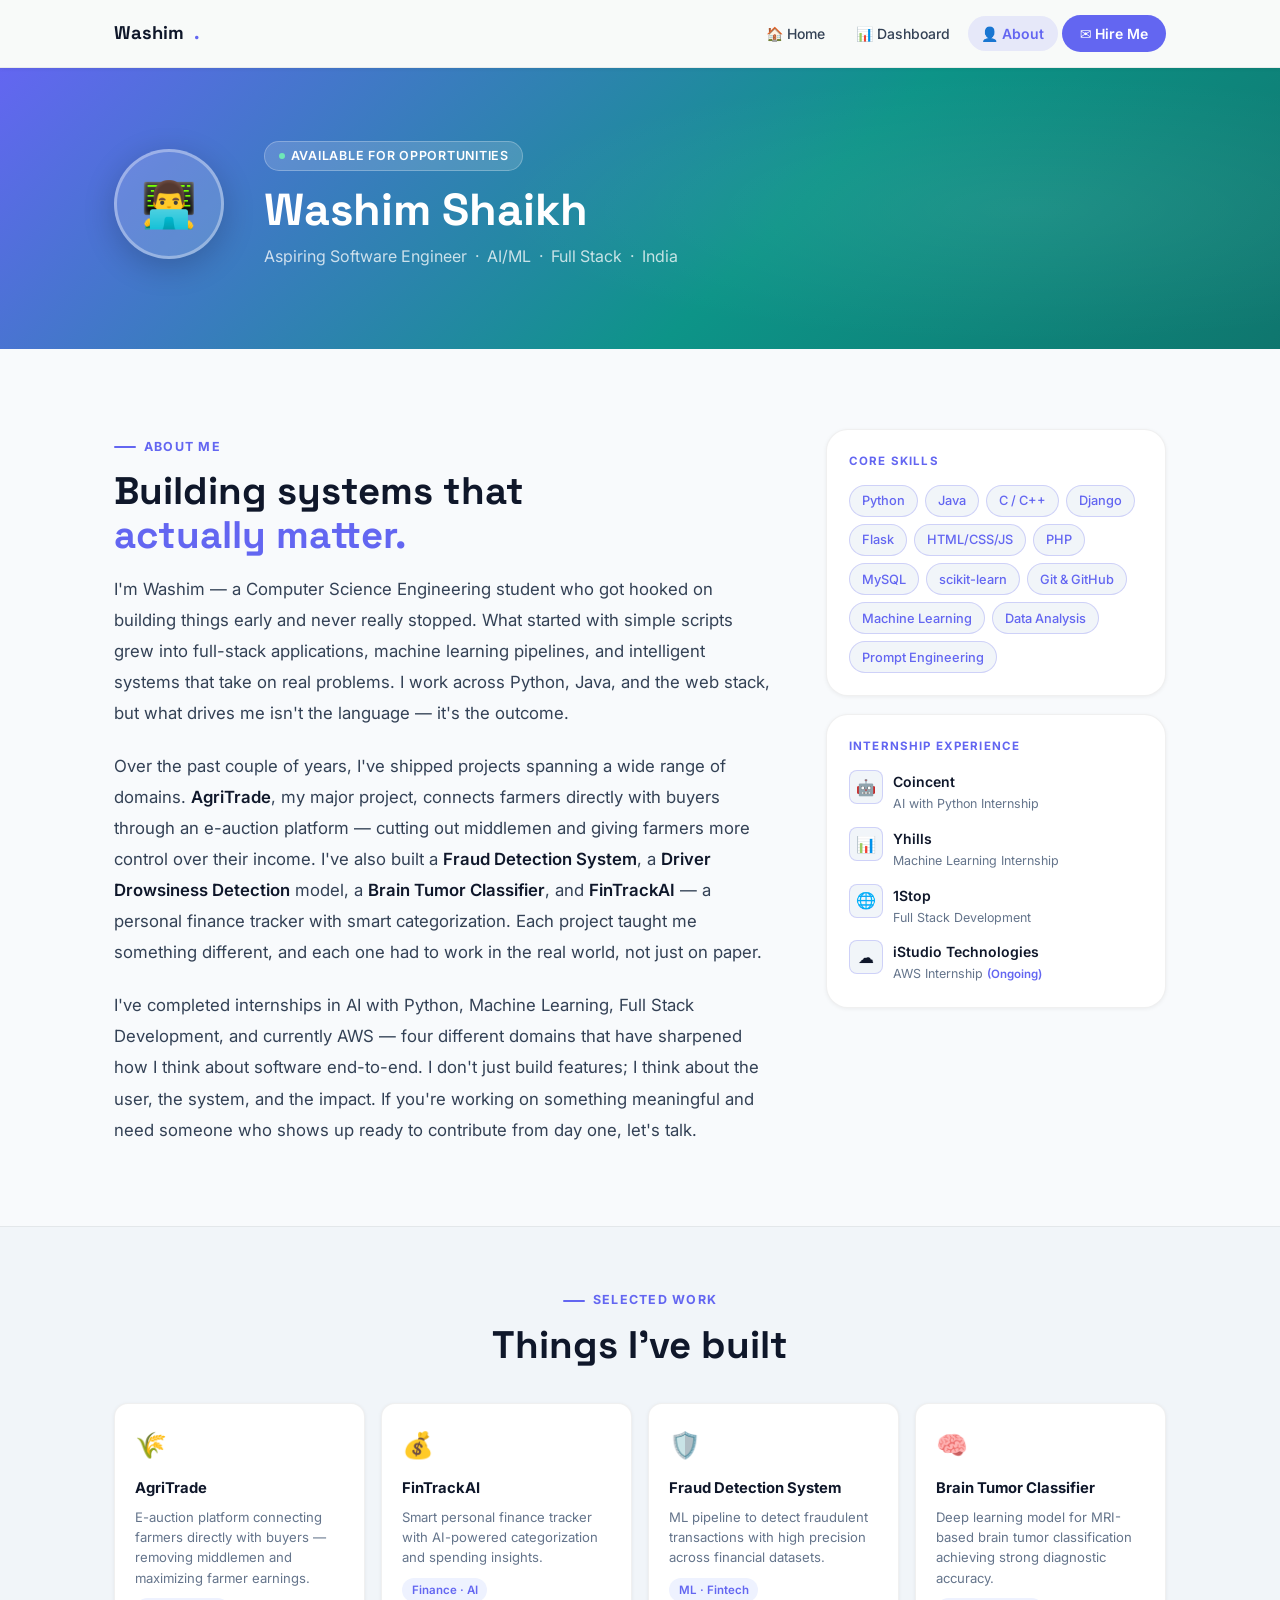
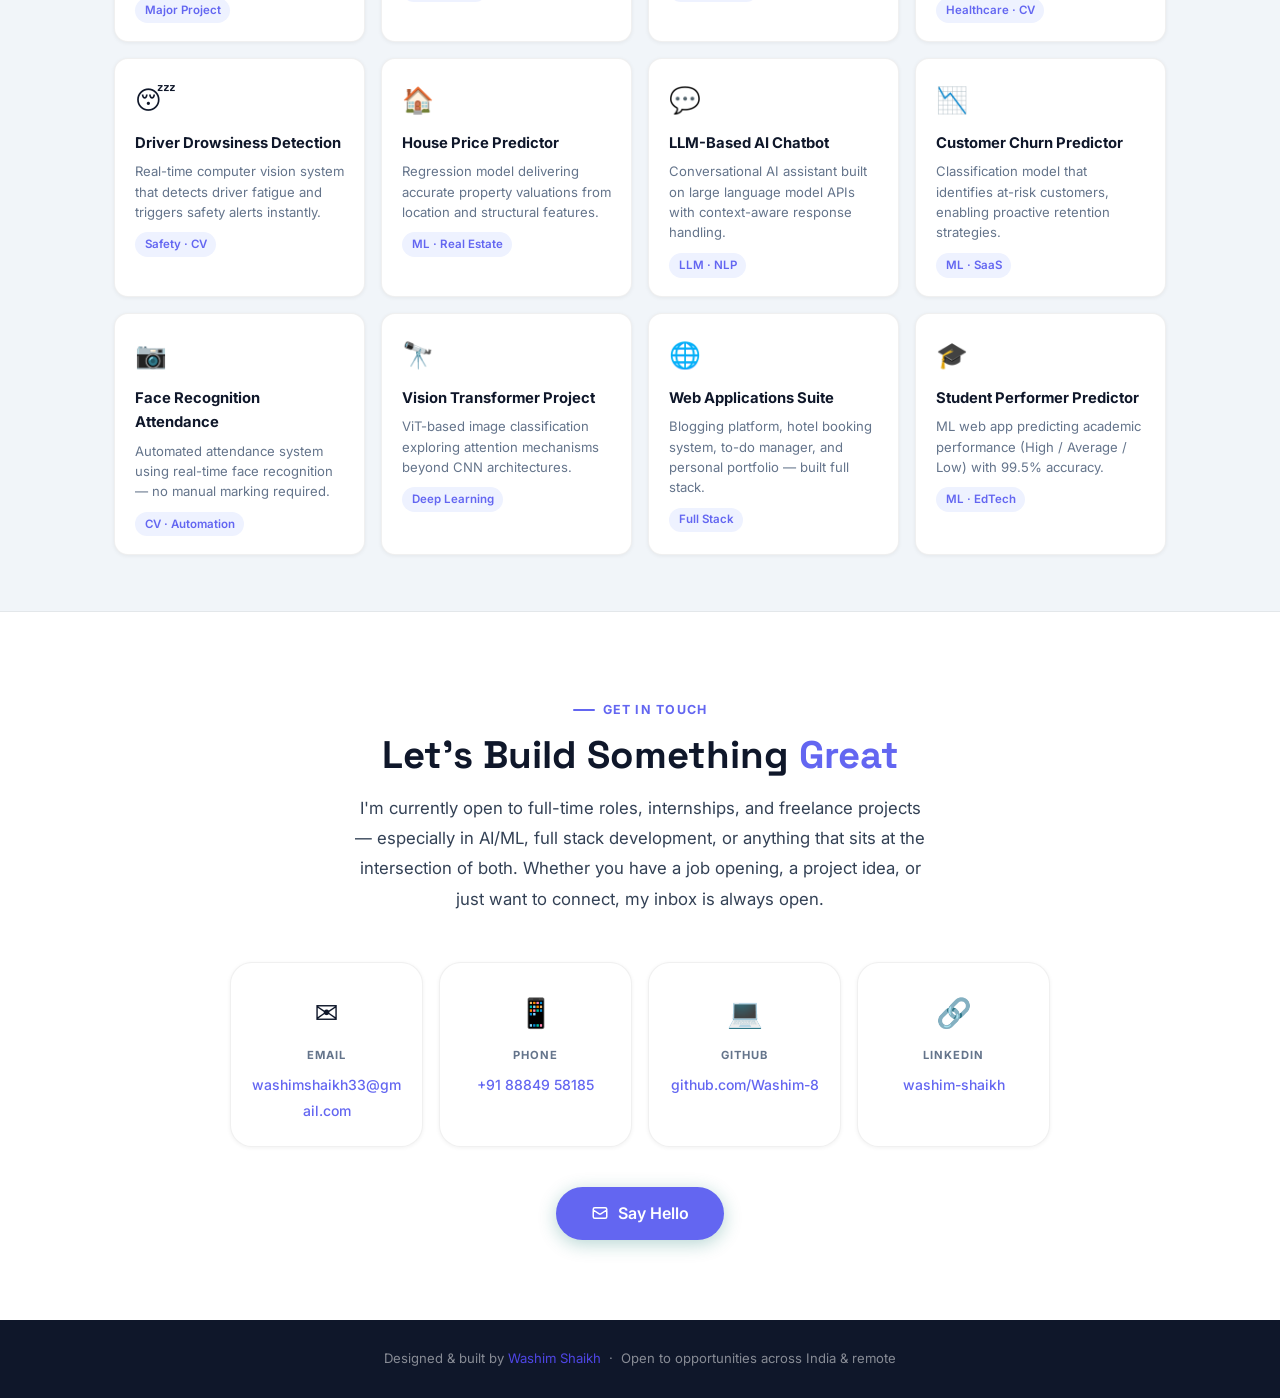
<file: templates/about_contact.html>
<!DOCTYPE html>
<html lang="en">
<head>
    <meta charset="UTF-8" />
    <meta name="viewport" content="width=device-width, initial-scale=1.0" />
    <meta name="description" content="About Washim Shaikh — Aspiring Software Engineer specializing in AI/ML, Full Stack Development, and intelligent systems." />
    <title>About & Contact — Washim Shaikh</title>

    <!-- Fonts -->
    <link rel="preconnect" href="https://fonts.googleapis.com" />
    <link rel="preconnect" href="https://fonts.gstatic.com" crossorigin />
    <link href="https://fonts.googleapis.com/css2?family=Inter:wght@300;400;500;600;700;800&family=Space+Grotesk:wght@400;500;600;700;800&display=swap" rel="stylesheet" />

    <style>
        /* ════════════════════════════════════════════════════
           CSS Custom Properties — Light Teal SaaS Theme
        ════════════════════════════════════════════════════ */
        :root {
            --teal:        #6366f1;
            --teal-light:  #4f46e5;
            --teal-soft:   #eef2ff;
            --teal-glow:   rgba(99, 102, 241, 0.12);
            --bg:          #f8fafc;
            --bg-card:     #FFFFFF;
            --bg-subtle:   #f1f5f9;
            --text-1:      #0f172a;
            --text-2:      #334155;
            --text-3:      #64748b;
            --border:      rgba(0, 0, 0, 0.06);
            --border-teal: rgba(99, 102, 241, 0.25);
            --shadow-sm:   0 1px 4px rgba(0,0,0,0.06);
            --shadow-md:   0 4px 20px rgba(0,0,0,0.08);
            --shadow-lg:   0 12px 40px rgba(0,0,0,0.1);
            --shadow-teal: 0 8px 32px rgba(99, 102, 241, 0.15);
            --radius-sm:   8px;
            --radius-md:   14px;
            --radius-lg:   22px;
            --radius-xl:   32px;
            --radius-full: 9999px;
            --font:        'Inter', system-ui, sans-serif;
            --font-display:'Space Grotesk', var(--font);
            --nav-h:       68px;
            --ease:        cubic-bezier(0.4, 0, 0.2, 1);
        }

        /* ── Reset ─────────────────────────────────────────── */
        *, *::before, *::after { box-sizing: border-box; margin: 0; padding: 0; }
        html { scroll-behavior: smooth; font-size: 16px; }
        body {
            font-family: var(--font);
            background: var(--bg);
            color: var(--text-1);
            line-height: 1.65;
            min-height: 100vh;
            -webkit-font-smoothing: antialiased;
        }
        a { color: var(--teal); text-decoration: none; transition: color 0.2s var(--ease); }
        a:hover { color: var(--teal-light); }
        img { max-width: 100%; display: block; }

        /* ── Container ──────────────────────────────────────── */
        .container { width: 100%; max-width: 1100px; margin: 0 auto; padding: 0 24px; }

        /* ════════════════════════════════════════════════════
           NAVBAR
        ════════════════════════════════════════════════════ */
        .navbar {
            position: sticky;
            top: 0;
            z-index: 100;
            height: var(--nav-h);
            background: rgba(248, 250, 249, 0.9);
            backdrop-filter: blur(18px);
            -webkit-backdrop-filter: blur(18px);
            border-bottom: 1px solid var(--border);
            box-shadow: var(--shadow-sm);
        }
        .nav-inner {
            max-width: 1100px;
            margin: 0 auto;
            padding: 0 24px;
            height: 100%;
            display: flex;
            align-items: center;
            justify-content: space-between;
        }
        .nav-brand {
            display: flex;
            align-items: center;
            gap: 10px;
            font-family: var(--font-display);
            font-weight: 700;
            font-size: 1.15rem;
            color: var(--text-1);
            text-decoration: none;
        }
        .nav-brand .dot { color: var(--teal); }
        .nav-links { display: flex; align-items: center; gap: 4px; }
        .nav-link {
            font-size: 0.875rem;
            font-weight: 500;
            color: var(--text-2);
            padding: 0.4rem 0.85rem;
            border-radius: var(--radius-full);
            transition: all 0.18s var(--ease);
            text-decoration: none;
        }
        .nav-link:hover { background: var(--teal-glow); color: var(--teal); }
        .nav-link.active { background: var(--teal-glow); color: var(--teal); font-weight: 600; }
        .nav-cta {
            background: var(--teal);
            color: #fff !important;
            padding: 0.45rem 1.1rem;
            border-radius: var(--radius-full);
            font-size: 0.875rem;
            font-weight: 600;
            transition: all 0.2s var(--ease);
        }
        .nav-cta:hover { background: var(--teal-light); transform: translateY(-1px); box-shadow: var(--shadow-teal); }

        /* ════════════════════════════════════════════════════
           HERO STRIP
        ════════════════════════════════════════════════════ */
        .hero-strip {
            background: linear-gradient(135deg, var(--teal) 0%, #0D9488 60%, #0F766E 100%);
            padding: 72px 0 80px;
            position: relative;
            overflow: hidden;
        }
        .hero-strip::before {
            content: '';
            position: absolute;
            inset: 0;
            background: radial-gradient(ellipse 70% 80% at 80% 50%, rgba(255,255,255,0.07) 0%, transparent 60%);
            pointer-events: none;
        }
        .hero-strip-inner { position: relative; display: flex; align-items: center; gap: 40px; }
        .hero-avatar {
            width: 110px;
            height: 110px;
            border-radius: 50%;
            background: rgba(255,255,255,0.15);
            border: 3px solid rgba(255,255,255,0.35);
            display: flex;
            align-items: center;
            justify-content: center;
            font-size: 2.8rem;
            flex-shrink: 0;
            box-shadow: 0 8px 32px rgba(0,0,0,0.2);
        }
        .hero-meta { color: #fff; }
        .hero-tag {
            display: inline-flex;
            align-items: center;
            gap: 6px;
            background: rgba(255,255,255,0.15);
            border: 1px solid rgba(255,255,255,0.25);
            border-radius: var(--radius-full);
            padding: 0.25rem 0.85rem;
            font-size: 0.78rem;
            font-weight: 600;
            letter-spacing: 0.06em;
            text-transform: uppercase;
            margin-bottom: 14px;
        }
        .hero-tag .dot { width: 6px; height: 6px; background: #6EE7B7; border-radius: 50%; animation: blink 2s infinite; }
        @keyframes blink { 0%,100%{opacity:1;}50%{opacity:0.4;} }
        .hero-name {
            font-family: var(--font-display);
            font-size: clamp(2rem, 4vw, 2.8rem);
            font-weight: 800;
            line-height: 1.1;
            margin-bottom: 8px;
            color: #fff;
        }
        .hero-role { font-size: 1rem; color: rgba(255,255,255,0.75); font-weight: 400; }

        /* ════════════════════════════════════════════════════
           SCROLL FADE ANIMATION
        ════════════════════════════════════════════════════ */
        .reveal {
            opacity: 0;
            transform: translateY(28px);
            transition: opacity 0.65s var(--ease), transform 0.65s var(--ease);
        }
        .reveal.visible { opacity: 1; transform: translateY(0); }
        .reveal-delay-1 { transition-delay: 0.1s; }
        .reveal-delay-2 { transition-delay: 0.2s; }
        .reveal-delay-3 { transition-delay: 0.3s; }
        .reveal-delay-4 { transition-delay: 0.4s; }

        /* ════════════════════════════════════════════════════
           SECTION WRAPPER
        ════════════════════════════════════════════════════ */
        .section { padding: 80px 0; }
        .section-alt { background: #fff; }
        .section-label {
            display: inline-flex;
            align-items: center;
            gap: 8px;
            font-size: 0.78rem;
            font-weight: 700;
            letter-spacing: 0.1em;
            text-transform: uppercase;
            color: var(--teal);
            margin-bottom: 12px;
        }
        .section-label span { display: block; width: 22px; height: 2px; background: var(--teal); border-radius: 2px; }
        .section-title {
            font-family: var(--font-display);
            font-size: clamp(1.75rem, 3.5vw, 2.4rem);
            font-weight: 800;
            line-height: 1.15;
            color: var(--text-1);
            margin-bottom: 16px;
        }
        .section-title em { font-style: normal; color: var(--teal); }

        /* ════════════════════════════════════════════════════
           ABOUT SECTION
        ════════════════════════════════════════════════════ */
        .about-layout {
            display: grid;
            grid-template-columns: 1fr 340px;
            gap: 56px;
            align-items: start;
        }
        .about-body p {
            font-size: 1.05rem;
            color: var(--text-2);
            line-height: 1.85;
            margin-bottom: 22px;
        }
        .about-body p:last-child { margin-bottom: 0; }
        .about-body strong { color: var(--text-1); font-weight: 600; }
        .about-body a { color: var(--teal); font-weight: 500; }

        /* Sidebar Card */
        .about-sidebar { display: flex; flex-direction: column; gap: 18px; }
        .sidebar-card {
            background: var(--bg-card);
            border: 1px solid var(--border);
            border-radius: var(--radius-lg);
            padding: 22px;
            box-shadow: var(--shadow-sm);
            transition: box-shadow 0.25s var(--ease), transform 0.25s var(--ease);
        }
        .sidebar-card:hover { box-shadow: var(--shadow-md); transform: translateY(-3px); }
        .sidebar-card-title {
            font-size: 0.72rem;
            font-weight: 700;
            letter-spacing: 0.1em;
            text-transform: uppercase;
            color: var(--teal);
            margin-bottom: 14px;
        }
        .skill-pills { display: flex; flex-wrap: wrap; gap: 7px; }
        .pill {
            padding: 0.28rem 0.75rem;
            background: var(--bg-subtle);
            border: 1px solid var(--border-teal);
            border-radius: var(--radius-full);
            font-size: 0.8rem;
            font-weight: 500;
            color: var(--teal);
            transition: all 0.18s var(--ease);
        }
        .pill:hover { background: var(--teal); color: #fff; border-color: var(--teal); }
        .exp-list { display: flex; flex-direction: column; gap: 12px; }
        .exp-item { display: flex; align-items: flex-start; gap: 10px; }
        .exp-icon {
            width: 34px;
            height: 34px;
            border-radius: var(--radius-sm);
            background: var(--bg-subtle);
            border: 1px solid var(--border-teal);
            display: flex;
            align-items: center;
            justify-content: center;
            font-size: 1rem;
            flex-shrink: 0;
        }
        .exp-name { font-size: 0.875rem; font-weight: 600; color: var(--text-1); }
        .exp-role { font-size: 0.78rem; color: var(--text-3); margin-top: 1px; }

        /* ════════════════════════════════════════════════════
           PROJECTS STRIP
        ════════════════════════════════════════════════════ */
        .projects-strip { background: var(--bg-subtle); padding: 56px 0; border-top: 1px solid var(--border); border-bottom: 1px solid var(--border); }
        .projects-strip-head { text-align: center; margin-bottom: 36px; }
        .project-grid { display: grid; grid-template-columns: repeat(auto-fill, minmax(240px, 1fr)); gap: 16px; }
        .project-card {
            background: var(--bg-card);
            border: 1px solid var(--border);
            border-radius: var(--radius-md);
            padding: 20px 20px 18px;
            box-shadow: var(--shadow-sm);
            transition: all 0.25s var(--ease);
            cursor: default;
        }
        .project-card:hover { box-shadow: var(--shadow-teal); transform: translateY(-4px); border-color: var(--border-teal); }
        .project-emoji { font-size: 1.6rem; margin-bottom: 10px; }
        .project-name { font-size: 0.925rem; font-weight: 700; color: var(--text-1); margin-bottom: 6px; }
        .project-desc { font-size: 0.82rem; color: var(--text-3); line-height: 1.55; }
        .project-tag {
            display: inline-block;
            margin-top: 10px;
            padding: 0.18rem 0.6rem;
            background: var(--teal-soft);
            color: var(--teal);
            border-radius: var(--radius-full);
            font-size: 0.72rem;
            font-weight: 600;
        }

        /* ════════════════════════════════════════════════════
           CONTACT SECTION
        ════════════════════════════════════════════════════ */
        .contact-wrapper { max-width: 820px; margin: 0 auto; text-align: center; }
        .contact-intro {
            font-size: 1.05rem;
            color: var(--text-2);
            line-height: 1.8;
            margin-bottom: 48px;
            max-width: 580px;
            margin-left: auto;
            margin-right: auto;
        }
        .contact-grid {
            display: grid;
            grid-template-columns: repeat(auto-fit, minmax(180px, 1fr));
            gap: 16px;
            margin-bottom: 40px;
        }
        .contact-card {
            background: var(--bg-card);
            border: 1.5px solid var(--border);
            border-radius: var(--radius-lg);
            padding: 26px 20px 22px;
            text-align: center;
            box-shadow: var(--shadow-sm);
            transition: all 0.25s var(--ease);
        }
        .contact-card:hover { border-color: var(--teal); box-shadow: var(--shadow-teal); transform: translateY(-4px); }
        .contact-icon { font-size: 1.8rem; margin-bottom: 10px; }
        .contact-label { font-size: 0.7rem; font-weight: 700; letter-spacing: 0.1em; text-transform: uppercase; color: var(--text-3); margin-bottom: 6px; }
        .contact-value { font-size: 0.875rem; font-weight: 500; color: var(--teal); word-break: break-all; }
        .contact-value:hover { color: var(--teal-light); }
        .contact-cta {
            display: inline-flex;
            align-items: center;
            gap: 9px;
            background: var(--teal);
            color: #fff;
            padding: 0.85rem 2.2rem;
            border-radius: var(--radius-full);
            font-size: 1rem;
            font-weight: 600;
            font-family: var(--font);
            transition: all 0.22s var(--ease);
            box-shadow: 0 4px 18px rgba(15,118,110,0.3);
            text-decoration: none;
        }
        .contact-cta:hover { background: var(--teal-light); transform: translateY(-2px); box-shadow: 0 8px 28px rgba(15,118,110,0.4); color: #fff; }
        .contact-cta svg { width: 18px; height: 18px; }

        /* ════════════════════════════════════════════════════
           FOOTER
        ════════════════════════════════════════════════════ */
        .footer {
            background: var(--text-1);
            color: rgba(255,255,255,0.5);
            text-align: center;
            padding: 28px 24px;
            font-size: 0.82rem;
        }
        .footer span { color: var(--teal-light); }

        /* ════════════════════════════════════════════════════
           RESPONSIVE
        ════════════════════════════════════════════════════ */
        @media (max-width: 860px) {
            .about-layout { grid-template-columns: 1fr; gap: 36px; }
            .about-sidebar { flex-direction: row; flex-wrap: wrap; }
            .sidebar-card { flex: 1; min-width: 220px; }
            .hero-strip-inner { flex-direction: column; text-align: center; }
            .hero-avatar { margin: 0 auto; }
        }
        @media (max-width: 640px) {
            .section { padding: 56px 0; }
            .hero-strip { padding: 52px 0 56px; }
            .contact-grid { grid-template-columns: 1fr 1fr; }
            .nav-links { display: none; }
        }
    </style>
</head>
<body>

<!-- ════════════════════════════════
     NAVBAR
════════════════════════════════ -->
<nav class="navbar">
    <div class="nav-inner">
        <a href="/" class="nav-brand">Washim<span class="dot">.</span></a>
        <div class="nav-links">
            <a href="/" class="nav-link">🏠 Home</a>
            <a href="/dashboard" class="nav-link">📊 Dashboard</a>
            <a href="/about_contact" class="nav-link active">👤 About</a>
            <a href="mailto:washimshaikh33@gmail.com" class="nav-link nav-cta">✉️ Hire Me</a>
        </div>
    </div>
</nav>


<!-- ════════════════════════════════
     HERO STRIP
════════════════════════════════ -->
<section class="hero-strip">
    <div class="container">
        <div class="hero-strip-inner">
            <div class="hero-avatar" aria-hidden="true">👨‍💻</div>
            <div class="hero-meta">
                <div class="hero-tag"><span class="dot"></span>Available for Opportunities</div>
                <h1 class="hero-name">Washim Shaikh</h1>
                <p class="hero-role">Aspiring Software Engineer &nbsp;·&nbsp; AI/ML &nbsp;·&nbsp; Full Stack &nbsp;·&nbsp; India</p>
            </div>
        </div>
    </div>
</section>


<!-- ════════════════════════════════
     ABOUT SECTION
════════════════════════════════ -->
<section class="section" id="about" aria-labelledby="about-heading">
    <div class="container">
        <div class="about-layout">

            <!-- Left: Story -->
            <div class="about-body">
                <div class="section-label"><span></span>About Me</div>
                <h2 class="section-title" id="about-heading">
                    Building systems that<br><em>actually matter.</em>
                </h2>

                <p class="reveal">
                    I'm Washim — a Computer Science Engineering student who got hooked on building things early and never really stopped. What started with simple scripts grew into full-stack applications, machine learning pipelines, and intelligent systems that take on real problems. I work across Python, Java, and the web stack, but what drives me isn't the language — it's the outcome.
                </p>
                <p class="reveal reveal-delay-1">
                    Over the past couple of years, I've shipped projects spanning a wide range of domains. <strong>AgriTrade</strong>, my major project, connects farmers directly with buyers through an e-auction platform — cutting out middlemen and giving farmers more control over their income. I've also built a <strong>Fraud Detection System</strong>, a <strong>Driver Drowsiness Detection</strong> model, a <strong>Brain Tumor Classifier</strong>, and <strong>FinTrackAI</strong> — a personal finance tracker with smart categorization. Each project taught me something different, and each one had to work in the real world, not just on paper.
                </p>
                <p class="reveal reveal-delay-2">
                    I've completed internships in AI with Python, Machine Learning, Full Stack Development, and currently AWS — four different domains that have sharpened how I think about software end-to-end. I don't just build features; I think about the user, the system, and the impact. If you're working on something meaningful and need someone who shows up ready to contribute from day one, let's talk.
                </p>
            </div>

            <!-- Right: Sidebar -->
            <div class="about-sidebar">

                <div class="sidebar-card reveal reveal-delay-1">
                    <div class="sidebar-card-title">Core Skills</div>
                    <div class="skill-pills">
                        <span class="pill">Python</span>
                        <span class="pill">Java</span>
                        <span class="pill">C / C++</span>
                        <span class="pill">Django</span>
                        <span class="pill">Flask</span>
                        <span class="pill">HTML/CSS/JS</span>
                        <span class="pill">PHP</span>
                        <span class="pill">MySQL</span>
                        <span class="pill">scikit-learn</span>
                        <span class="pill">Git & GitHub</span>
                        <span class="pill">Machine Learning</span>
                        <span class="pill">Data Analysis</span>
                        <span class="pill">Prompt Engineering</span>
                    </div>
                </div>

                <div class="sidebar-card reveal reveal-delay-2">
                    <div class="sidebar-card-title">Internship Experience</div>
                    <div class="exp-list">
                        <div class="exp-item">
                            <div class="exp-icon">🤖</div>
                            <div>
                                <div class="exp-name">Coincent</div>
                                <div class="exp-role">AI with Python Internship</div>
                            </div>
                        </div>
                        <div class="exp-item">
                            <div class="exp-icon">📊</div>
                            <div>
                                <div class="exp-name">Yhills</div>
                                <div class="exp-role">Machine Learning Internship</div>
                            </div>
                        </div>
                        <div class="exp-item">
                            <div class="exp-icon">🌐</div>
                            <div>
                                <div class="exp-name">1Stop</div>
                                <div class="exp-role">Full Stack Development</div>
                            </div>
                        </div>
                        <div class="exp-item">
                            <div class="exp-icon">☁️</div>
                            <div>
                                <div class="exp-name">iStudio Technologies</div>
                                <div class="exp-role">AWS Internship <span style="color:var(--teal);font-size:0.72rem;font-weight:600;">(Ongoing)</span></div>
                            </div>
                        </div>
                    </div>
                </div>

            </div>
        </div>
    </div>
</section>


<!-- ════════════════════════════════
     PROJECTS STRIP
════════════════════════════════ -->
<div class="projects-strip" id="projects" aria-label="Featured projects">
    <div class="container">
        <div class="projects-strip-head reveal">
            <div class="section-label" style="justify-content:center;"><span></span>Selected Work</div>
            <h2 class="section-title" style="text-align:center;">Things I've built</h2>
        </div>
        <div class="project-grid">

            <div class="project-card reveal">
                <div class="project-emoji">🌾</div>
                <div class="project-name">AgriTrade</div>
                <div class="project-desc">E-auction platform connecting farmers directly with buyers — removing middlemen and maximizing farmer earnings.</div>
                <span class="project-tag">Major Project</span>
            </div>

            <div class="project-card reveal reveal-delay-1">
                <div class="project-emoji">💰</div>
                <div class="project-name">FinTrackAI</div>
                <div class="project-desc">Smart personal finance tracker with AI-powered categorization and spending insights.</div>
                <span class="project-tag">Finance · AI</span>
            </div>

            <div class="project-card reveal reveal-delay-2">
                <div class="project-emoji">🛡️</div>
                <div class="project-name">Fraud Detection System</div>
                <div class="project-desc">ML pipeline to detect fraudulent transactions with high precision across financial datasets.</div>
                <span class="project-tag">ML · Fintech</span>
            </div>

            <div class="project-card reveal">
                <div class="project-emoji">🧠</div>
                <div class="project-name">Brain Tumor Classifier</div>
                <div class="project-desc">Deep learning model for MRI-based brain tumor classification achieving strong diagnostic accuracy.</div>
                <span class="project-tag">Healthcare · CV</span>
            </div>

            <div class="project-card reveal reveal-delay-1">
                <div class="project-emoji">😴</div>
                <div class="project-name">Driver Drowsiness Detection</div>
                <div class="project-desc">Real-time computer vision system that detects driver fatigue and triggers safety alerts instantly.</div>
                <span class="project-tag">Safety · CV</span>
            </div>

            <div class="project-card reveal reveal-delay-2">
                <div class="project-emoji">🏠</div>
                <div class="project-name">House Price Predictor</div>
                <div class="project-desc">Regression model delivering accurate property valuations from location and structural features.</div>
                <span class="project-tag">ML · Real Estate</span>
            </div>

            <div class="project-card reveal">
                <div class="project-emoji">💬</div>
                <div class="project-name">LLM-Based AI Chatbot</div>
                <div class="project-desc">Conversational AI assistant built on large language model APIs with context-aware response handling.</div>
                <span class="project-tag">LLM · NLP</span>
            </div>

            <div class="project-card reveal reveal-delay-1">
                <div class="project-emoji">📉</div>
                <div class="project-name">Customer Churn Predictor</div>
                <div class="project-desc">Classification model that identifies at-risk customers, enabling proactive retention strategies.</div>
                <span class="project-tag">ML · SaaS</span>
            </div>

            <div class="project-card reveal reveal-delay-2">
                <div class="project-emoji">📷</div>
                <div class="project-name">Face Recognition Attendance</div>
                <div class="project-desc">Automated attendance system using real-time face recognition — no manual marking required.</div>
                <span class="project-tag">CV · Automation</span>
            </div>

            <div class="project-card reveal">
                <div class="project-emoji">🔭</div>
                <div class="project-name">Vision Transformer Project</div>
                <div class="project-desc">ViT-based image classification exploring attention mechanisms beyond CNN architectures.</div>
                <span class="project-tag">Deep Learning</span>
            </div>

            <div class="project-card reveal reveal-delay-1">
                <div class="project-emoji">🌐</div>
                <div class="project-name">Web Applications Suite</div>
                <div class="project-desc">Blogging platform, hotel booking system, to-do manager, and personal portfolio — built full stack.</div>
                <span class="project-tag">Full Stack</span>
            </div>

            <div class="project-card reveal reveal-delay-2">
                <div class="project-emoji">🎓</div>
                <div class="project-name">Student Performer Predictor</div>
                <div class="project-desc">ML web app predicting academic performance (High / Average / Low) with 99.5% accuracy.</div>
                <span class="project-tag">ML · EdTech</span>
            </div>

        </div>
    </div>
</div>


<!-- ════════════════════════════════
     CONTACT SECTION
════════════════════════════════ -->
<section class="section section-alt" id="contact" aria-labelledby="contact-heading">
    <div class="container">
        <div class="contact-wrapper">
            <div class="section-label reveal" style="justify-content:center;"><span></span>Get In Touch</div>
            <h2 class="section-title reveal" id="contact-heading">
                Let's Build Something <em>Great</em>
            </h2>

            <p class="contact-intro reveal reveal-delay-1">
                I'm currently open to full-time roles, internships, and freelance projects — especially in AI/ML, full stack development, or anything that sits at the intersection of both. Whether you have a job opening, a project idea, or just want to connect, my inbox is always open.
            </p>

            <div class="contact-grid">

                <div class="contact-card reveal">
                    <div class="contact-icon">✉️</div>
                    <div class="contact-label">Email</div>
                    <a class="contact-value" href="mailto:washimshaikh33@gmail.com">washimshaikh33@gmail.com</a>
                </div>

                <div class="contact-card reveal reveal-delay-1">
                    <div class="contact-icon">📱</div>
                    <div class="contact-label">Phone</div>
                    <a class="contact-value" href="tel:+918884958185">+91 88849 58185</a>
                </div>

                <div class="contact-card reveal reveal-delay-2">
                    <div class="contact-icon">💻</div>
                    <div class="contact-label">GitHub</div>
                    <a class="contact-value" href="https://github.com/Washim-8" target="_blank" rel="noopener">github.com/Washim-8</a>
                </div>

                <div class="contact-card reveal reveal-delay-3">
                    <div class="contact-icon">🔗</div>
                    <div class="contact-label">LinkedIn</div>
                    <a class="contact-value" href="https://www.linkedin.com/in/washim-shaikh-349868281/" target="_blank" rel="noopener">washim-shaikh</a>
                </div>

            </div>

            <a href="mailto:washimshaikh33@gmail.com" class="contact-cta reveal reveal-delay-1" aria-label="Send an email to Washim Shaikh">
                <svg xmlns="http://www.w3.org/2000/svg" fill="none" viewBox="0 0 24 24" stroke="currentColor" stroke-width="2" aria-hidden="true">
                    <path stroke-linecap="round" stroke-linejoin="round" d="M3 8l7.89 5.26a2 2 0 002.22 0L21 8M5 19h14a2 2 0 002-2V7a2 2 0 00-2-2H5a2 2 0 00-2 2v10a2 2 0 002 2z"/>
                </svg>
                Say Hello
            </a>
        </div>
    </div>
</section>


<!-- ════════════════════════════════
     FOOTER
════════════════════════════════ -->
<footer class="footer">
    <p>Designed & built by <span>Washim Shaikh</span> &nbsp;·&nbsp; Open to opportunities across India &amp; remote</p>
</footer>


<!-- ════════════════════════════════
     SCROLL REVEAL SCRIPT
════════════════════════════════ -->
<script>
(function () {
    'use strict';

    const reveals = document.querySelectorAll('.reveal');

    const observer = new IntersectionObserver((entries) => {
        entries.forEach(entry => {
            if (entry.isIntersecting) {
                entry.target.classList.add('visible');
                observer.unobserve(entry.target);  // animate once
            }
        });
    }, {
        threshold: 0.12,
        rootMargin: '0px 0px -40px 0px'
    });

    reveals.forEach(el => observer.observe(el));

    // Trigger elements already in view on load
    setTimeout(() => {
        reveals.forEach(el => {
            const rect = el.getBoundingClientRect();
            if (rect.top < window.innerHeight) {
                el.classList.add('visible');
            }
        });
    }, 80);
})();
</script>

</body>
</html>
</file>
